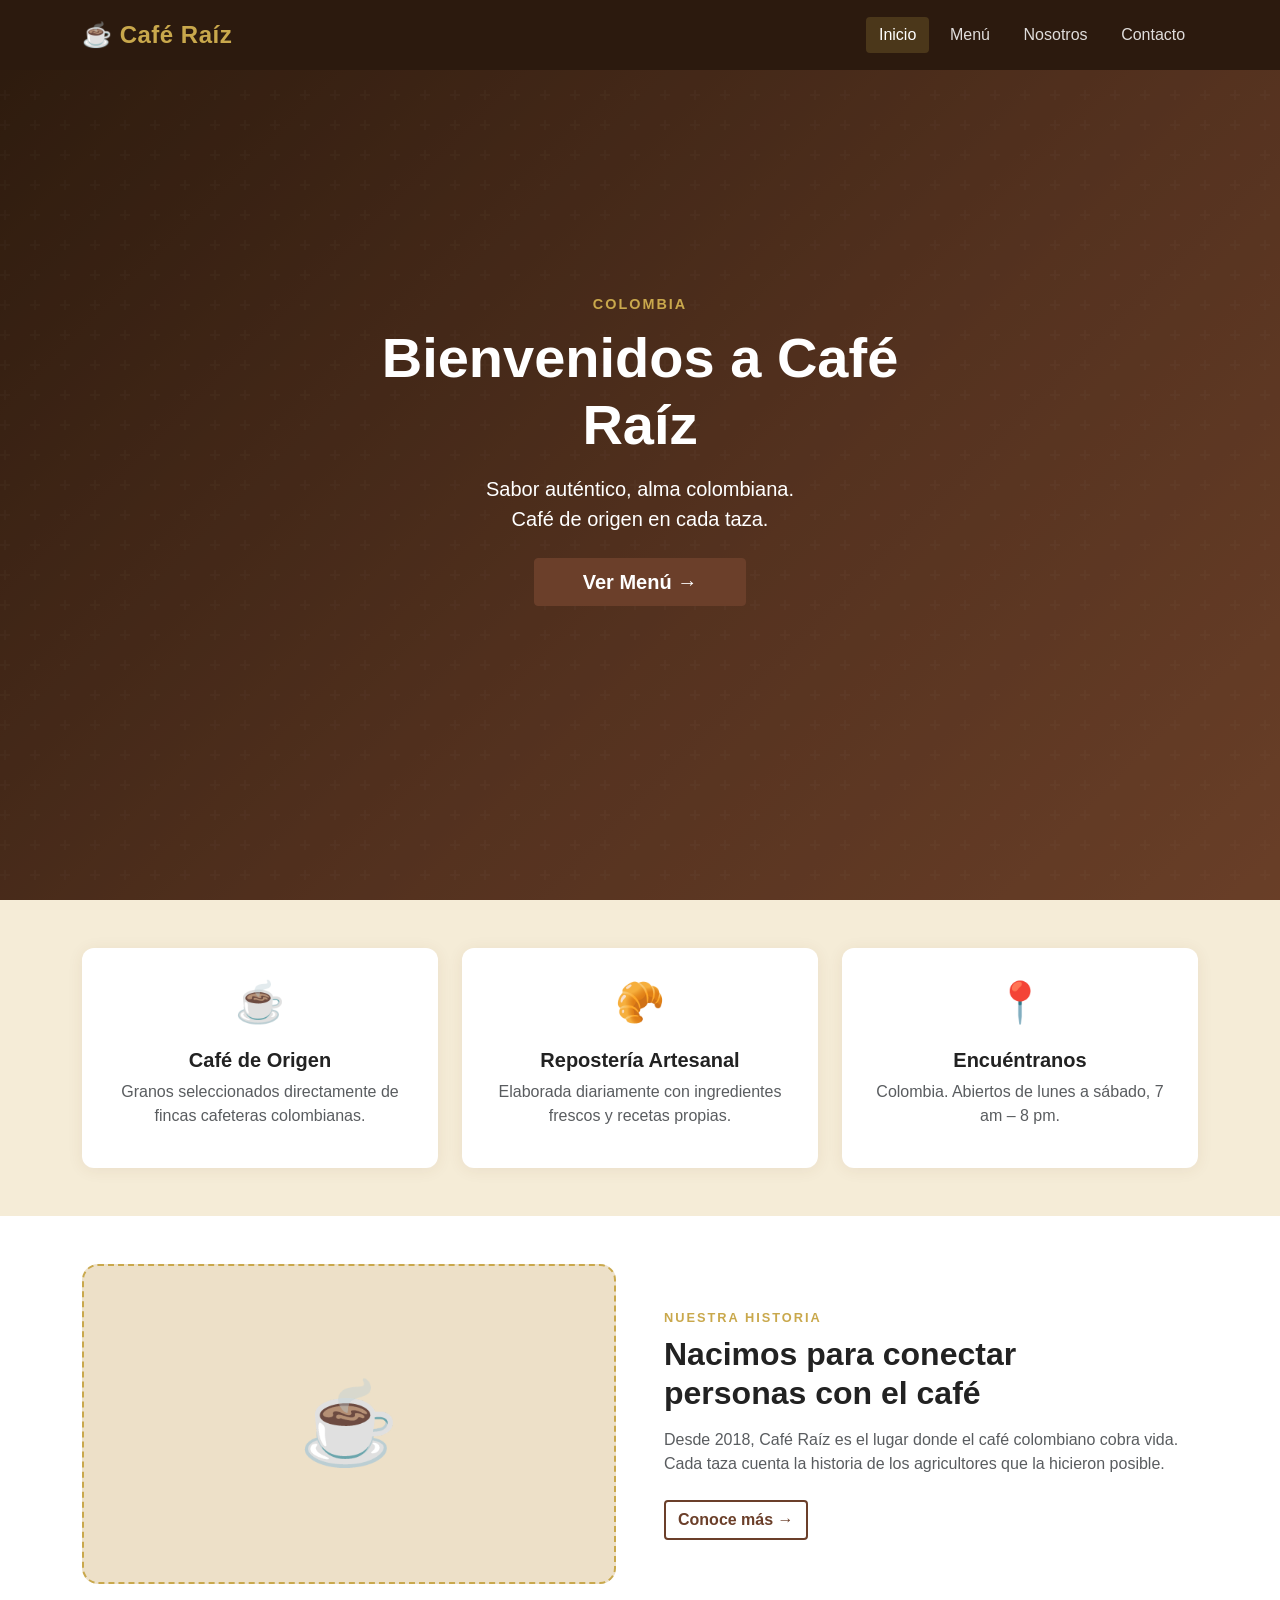
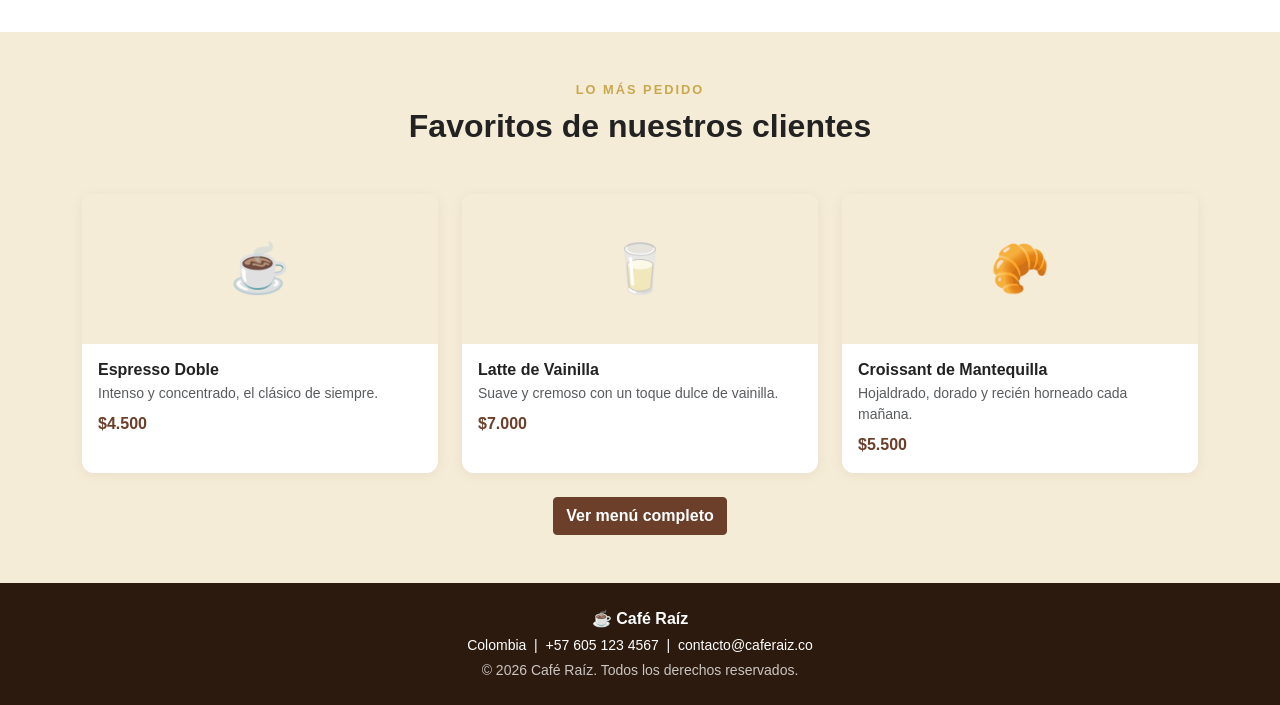
<file: index.html>
<!DOCTYPE html>
<html lang="es">
<head>
  <meta charset="UTF-8" />
  <meta name="viewport" content="width=device-width, initial-scale=1.0" />
  <title>Café Raíz – Inicio</title>
  <link rel="stylesheet" href="https://cdn.jsdelivr.net/npm/bootstrap@5.3.2/dist/css/bootstrap.min.css" />
  <link rel="stylesheet" href="css/style.css" />
</head>
<body>

  <!-- NAVBAR -->
  <nav class="navbar navbar-expand-lg navbar-dark fixed-top" id="navbar">
    <div class="container">
      <a class="navbar-brand fw-bold fs-4" href="index.html">☕ Café Raíz</a>
      <button class="navbar-toggler" type="button" data-bs-toggle="collapse" data-bs-target="#navMenu">
        <span class="navbar-toggler-icon"></span>
      </button>
      <div class="collapse navbar-collapse" id="navMenu">
        <ul class="navbar-nav ms-auto gap-2">
          <li class="nav-item"><a class="nav-link active" href="index.html">Inicio</a></li>
          <li class="nav-item"><a class="nav-link" href="menu.html">Menú</a></li>
          <li class="nav-item"><a class="nav-link" href="nosotros.html">Nosotros</a></li>
          <li class="nav-item"><a class="nav-link" href="contacto.html">Contacto</a></li>
        </ul>
      </div>
    </div>
  </nav>

  <!-- HERO -->
  <section class="hero d-flex align-items-center justify-content-center text-center text-white">
    <div class="hero-overlay"></div>
    <div class="hero-content position-relative z-1">
      <p class="hero-tag mb-2">Colombia</p>
      <h1 class="display-4 fw-bold mb-3">Bienvenidos a Café Raíz</h1>
      <p class="lead mb-4">Sabor auténtico, alma colombiana.<br>Café de origen en cada taza.</p>
      <a href="menu.html" class="btn btn-cafe btn-lg px-5">Ver Menú →</a>
    </div>
  </section>

  <!-- FEATURES -->
  <section class="py-5 bg-cream">
    <div class="container">
      <div class="row g-4 text-center">
        <div class="col-md-4">
          <div class="feature-card p-4">
            <div class="feature-icon mb-3">☕</div>
            <h5 class="fw-bold">Café de Origen</h5>
            <p class="text-muted">Granos seleccionados directamente de fincas cafeteras colombianas.</p>
          </div>
        </div>
        <div class="col-md-4">
          <div class="feature-card p-4">
            <div class="feature-icon mb-3">🥐</div>
            <h5 class="fw-bold">Repostería Artesanal</h5>
            <p class="text-muted">Elaborada diariamente con ingredientes frescos y recetas propias.</p>
          </div>
        </div>
        <div class="col-md-4">
          <div class="feature-card p-4">
            <div class="feature-icon mb-3">📍</div>
            <h5 class="fw-bold">Encuéntranos</h5>
            <p class="text-muted">Colombia. Abiertos de lunes a sábado, 7 am – 8 pm.</p>
          </div>
        </div>
      </div>
    </div>
  </section>

  <!-- ABOUT SNIPPET -->
  <section class="py-5">
    <div class="container">
      <div class="row align-items-center g-5">
        <div class="col-md-6">
          <div class="about-img-placeholder d-flex align-items-center justify-content-center">
            <span class="display-1">☕</span>
          </div>
        </div>
        <div class="col-md-6">
          <p class="section-tag">Nuestra historia</p>
          <h2 class="fw-bold mb-3">Nacimos para conectar<br>personas con el café</h2>
          <p class="text-muted mb-4">Desde 2018, Café Raíz es el lugar donde el café colombiano cobra vida. Cada taza cuenta la historia de los agricultores que la hicieron posible.</p>
          <a href="nosotros.html" class="btn btn-outline-cafe">Conoce más →</a>
        </div>
      </div>
    </div>
  </section>

  <!-- FEATURED PRODUCTS -->
  <section class="py-5 bg-cream">
    <div class="container">
      <div class="text-center mb-5">
        <p class="section-tag">Lo más pedido</p>
        <h2 class="fw-bold">Favoritos de nuestros clientes</h2>
      </div>
      <div class="row g-4">
        <div class="col-md-4">
          <div class="product-card">
            <div class="product-img d-flex align-items-center justify-content-center">
              <span style="font-size:3rem">☕</span>
            </div>
            <div class="p-3">
              <h6 class="fw-bold mb-1">Espresso Doble</h6>
              <p class="text-muted small mb-2">Intenso y concentrado, el clásico de siempre.</p>
              <span class="price">$4.500</span>
            </div>
          </div>
        </div>
        <div class="col-md-4">
          <div class="product-card">
            <div class="product-img d-flex align-items-center justify-content-center">
              <span style="font-size:3rem">🥛</span>
            </div>
            <div class="p-3">
              <h6 class="fw-bold mb-1">Latte de Vainilla</h6>
              <p class="text-muted small mb-2">Suave y cremoso con un toque dulce de vainilla.</p>
              <span class="price">$7.000</span>
            </div>
          </div>
        </div>
        <div class="col-md-4">
          <div class="product-card">
            <div class="product-img d-flex align-items-center justify-content-center">
              <span style="font-size:3rem">🥐</span>
            </div>
            <div class="p-3">
              <h6 class="fw-bold mb-1">Croissant de Mantequilla</h6>
              <p class="text-muted small mb-2">Hojaldrado, dorado y recién horneado cada mañana.</p>
              <span class="price">$5.500</span>
            </div>
          </div>
        </div>
      </div>
      <div class="text-center mt-4">
        <a href="menu.html" class="btn btn-cafe">Ver menú completo</a>
      </div>
    </div>
  </section>

  <!-- FOOTER -->
  <footer class="footer py-4 text-center text-white">
    <div class="container">
      <p class="mb-1 fw-bold">☕ Café Raíz</p>
      <p class="mb-1 small">Colombia &nbsp;|&nbsp; +57 605 123 4567 &nbsp;|&nbsp; contacto@caferaiz.co</p>
      <p class="mb-0 small opacity-75">© 2026 Café Raíz. Todos los derechos reservados.</p>
    </div>
  </footer>

  <script src="https://cdn.jsdelivr.net/npm/bootstrap@5.3.2/dist/js/bootstrap.bundle.min.js"></script>
  <script src="js/main.js"></script>
</body>
</html>
</file>
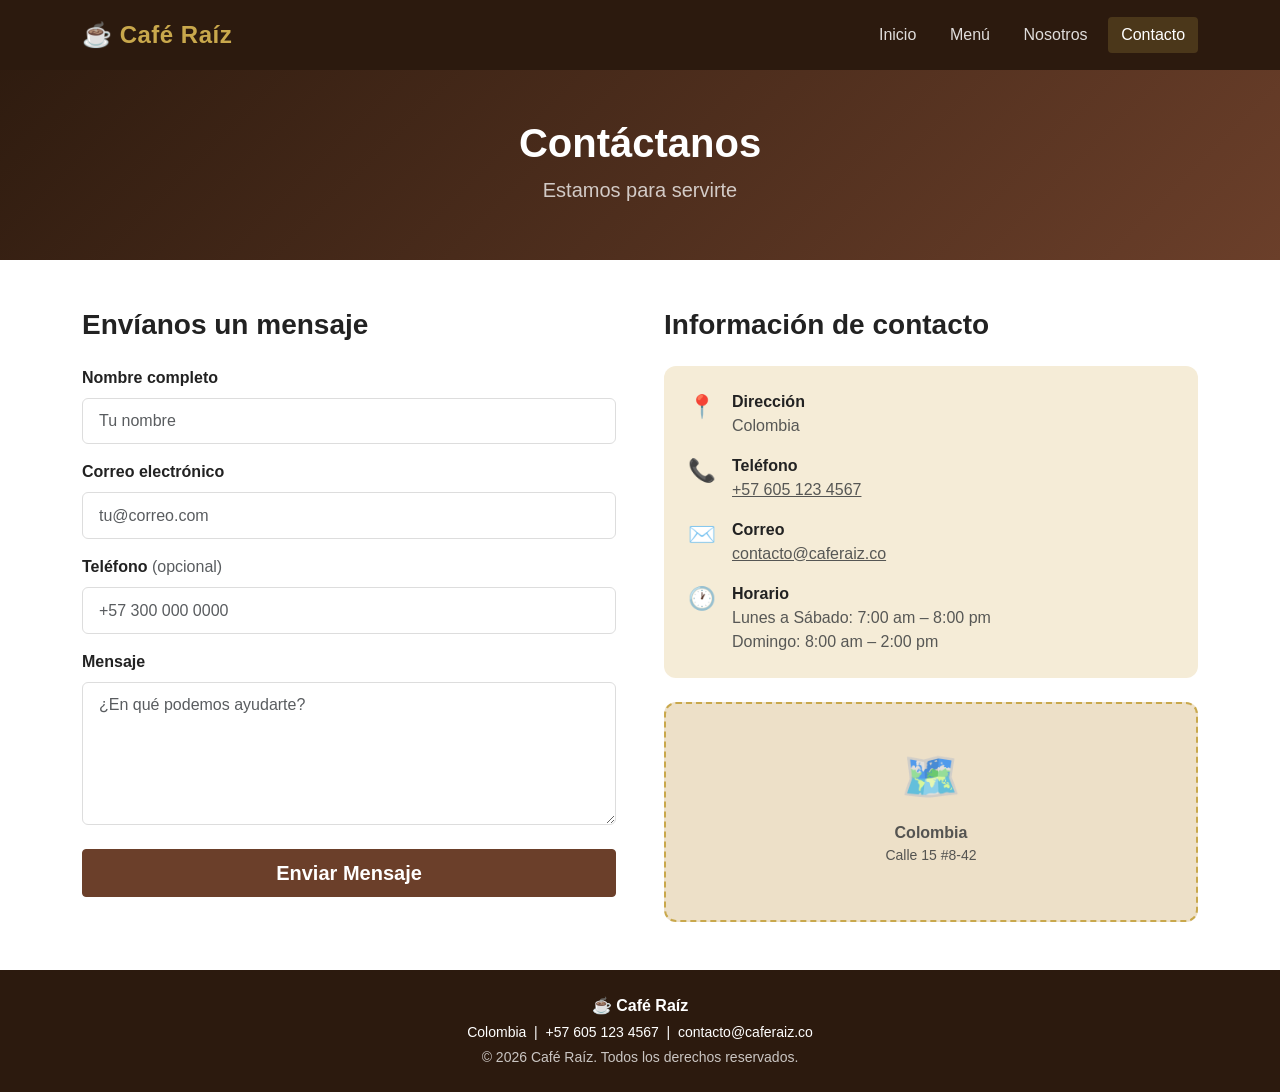
<file: contacto.html>
<!DOCTYPE html>
<html lang="es">
<head>
  <meta charset="UTF-8" />
  <meta name="viewport" content="width=device-width, initial-scale=1.0" />
  <title>Café Raíz – Contacto</title>
  <link rel="stylesheet" href="https://cdn.jsdelivr.net/npm/bootstrap@5.3.2/dist/css/bootstrap.min.css" />
  <link rel="stylesheet" href="css/style.css" />
</head>
<body>

  <!-- NAVBAR -->
  <nav class="navbar navbar-expand-lg navbar-dark fixed-top" id="navbar">
    <div class="container">
      <a class="navbar-brand fw-bold fs-4" href="index.html">☕ Café Raíz</a>
      <button class="navbar-toggler" type="button" data-bs-toggle="collapse" data-bs-target="#navMenu">
        <span class="navbar-toggler-icon"></span>
      </button>
      <div class="collapse navbar-collapse" id="navMenu">
        <ul class="navbar-nav ms-auto gap-2">
          <li class="nav-item"><a class="nav-link" href="index.html">Inicio</a></li>
          <li class="nav-item"><a class="nav-link" href="menu.html">Menú</a></li>
          <li class="nav-item"><a class="nav-link" href="nosotros.html">Nosotros</a></li>
          <li class="nav-item"><a class="nav-link active" href="contacto.html">Contacto</a></li>
        </ul>
      </div>
    </div>
  </nav>

  <!-- PAGE HEADER -->
  <div class="page-header text-white text-center d-flex align-items-center justify-content-center">
    <div>
      <h1 class="fw-bold mb-2">Contáctanos</h1>
      <p class="lead opacity-75">Estamos para servirte</p>
    </div>
  </div>

  <!-- CONTACT SECTION -->
  <section class="py-5">
    <div class="container">
      <div class="row g-5">

        <!-- FORM -->
        <div class="col-md-6">
          <h3 class="fw-bold mb-4">Envíanos un mensaje</h3>
          <form id="contactForm">
            <div class="mb-3">
              <label class="form-label fw-bold">Nombre completo</label>
              <input type="text" class="form-control form-control-cafe" placeholder="Tu nombre" required />
            </div>
            <div class="mb-3">
              <label class="form-label fw-bold">Correo electrónico</label>
              <input type="email" class="form-control form-control-cafe" placeholder="tu@correo.com" required />
            </div>
            <div class="mb-3">
              <label class="form-label fw-bold">Teléfono <span class="text-muted fw-normal">(opcional)</span></label>
              <input type="tel" class="form-control form-control-cafe" placeholder="+57 300 000 0000" />
            </div>
            <div class="mb-4">
              <label class="form-label fw-bold">Mensaje</label>
              <textarea class="form-control form-control-cafe" rows="5" placeholder="¿En qué podemos ayudarte?" required></textarea>
            </div>
            <button type="submit" class="btn btn-cafe w-100 btn-lg">Enviar Mensaje</button>
          </form>
          <!-- SUCCESS MESSAGE (hidden by default) -->
          <div id="successMsg" class="alert alert-success mt-3 d-none" role="alert">
            ✅ ¡Mensaje enviado! Nos pondremos en contacto pronto.
          </div>
        </div>

        <!-- INFO -->
        <div class="col-md-6">
          <h3 class="fw-bold mb-4">Información de contacto</h3>

          <div class="contact-info-card p-4 mb-4">
            <div class="d-flex align-items-start mb-3">
              <span class="contact-icon me-3">📍</span>
              <div>
                <p class="fw-bold mb-0">Dirección</p>
                <p class="text-muted mb-0">Colombia</p>
              </div>
            </div>
            <div class="d-flex align-items-start mb-3">
              <span class="contact-icon me-3">📞</span>
              <div>
                <p class="fw-bold mb-0">Teléfono</p>
                <p class="text-muted mb-0"><a href="tel:+576051234567" class="text-muted">+57 605 123 4567</a></p>
              </div>
            </div>
            <div class="d-flex align-items-start mb-3">
              <span class="contact-icon me-3">✉️</span>
              <div>
                <p class="fw-bold mb-0">Correo</p>
                <p class="text-muted mb-0"><a href="mailto:contacto@caferaiz.co" class="text-muted">contacto@caferaiz.co</a></p>
              </div>
            </div>
            <div class="d-flex align-items-start">
              <span class="contact-icon me-3">🕐</span>
              <div>
                <p class="fw-bold mb-0">Horario</p>
                <p class="text-muted mb-0">Lunes a Sábado: 7:00 am – 8:00 pm</p>
                <p class="text-muted mb-0">Domingo: 8:00 am – 2:00 pm</p>
              </div>
            </div>
          </div>

          <!-- MAP PLACEHOLDER -->
          <div class="map-placeholder d-flex align-items-center justify-content-center">
            <div class="text-center text-muted">
              <div style="font-size:3rem">🗺️</div>
              <p class="mt-2 mb-0 fw-bold">Colombia</p>
              <p class="small">Calle 15 #8-42</p>
            </div>
          </div>
        </div>

      </div>
    </div>
  </section>

  <!-- FOOTER -->
  <footer class="footer py-4 text-center text-white">
    <div class="container">
      <p class="mb-1 fw-bold">☕ Café Raíz</p>
      <p class="mb-1 small">Colombia &nbsp;|&nbsp; +57 605 123 4567 &nbsp;|&nbsp; contacto@caferaiz.co</p>
      <p class="mb-0 small opacity-75">© 2026 Café Raíz. Todos los derechos reservados.</p>
    </div>
  </footer>

  <script src="https://cdn.jsdelivr.net/npm/bootstrap@5.3.2/dist/js/bootstrap.bundle.min.js"></script>
  <script src="js/main.js"></script>
</body>
</html>
</file>
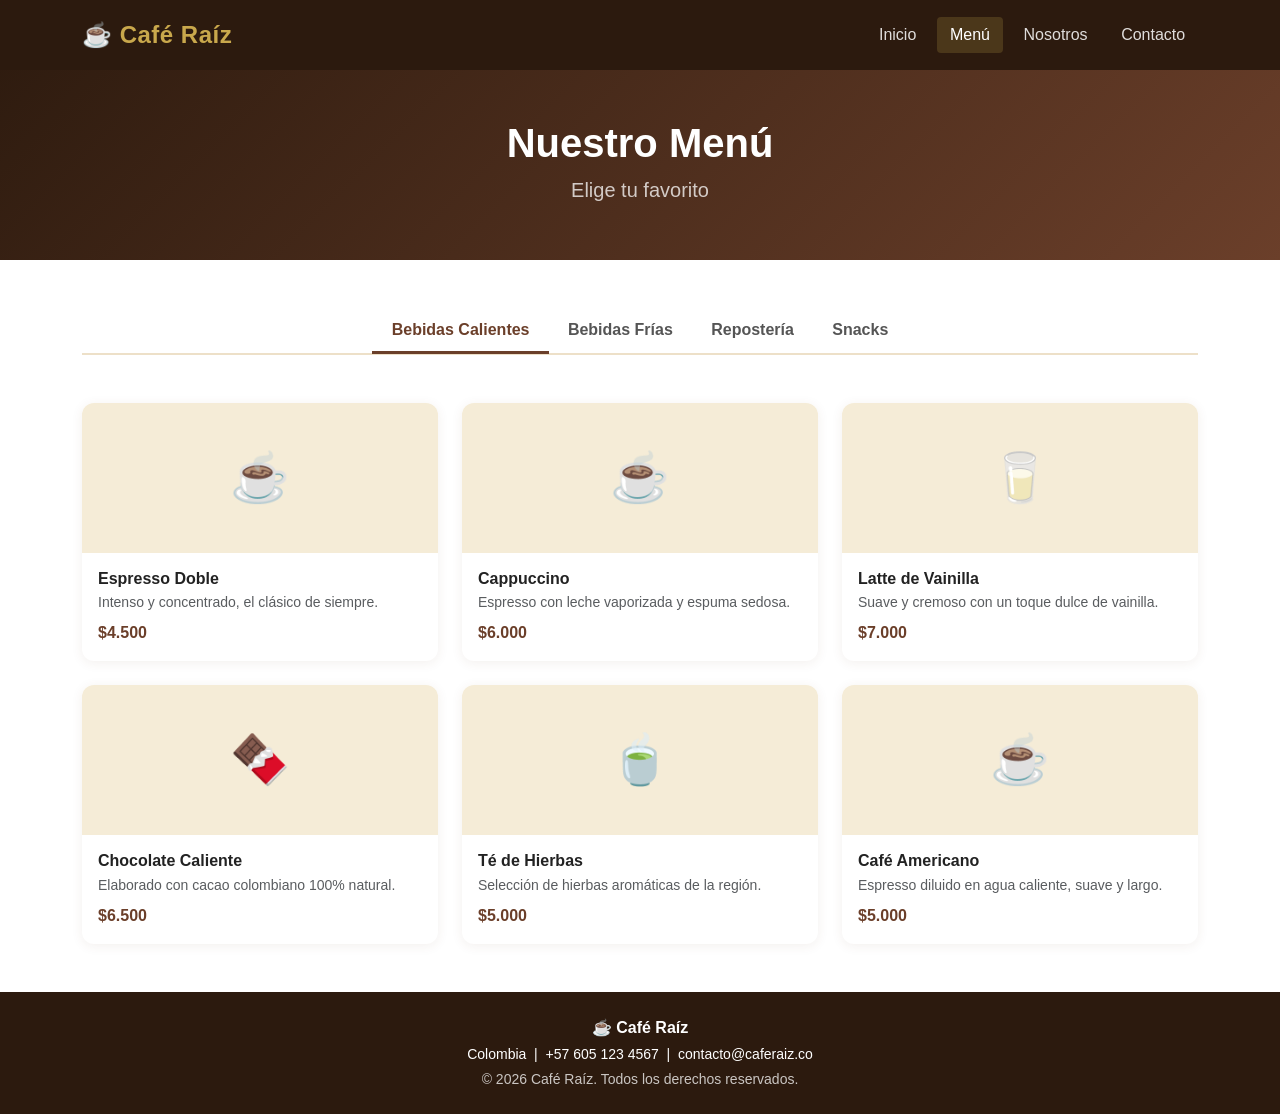
<file: menu.html>
<!DOCTYPE html>
<html lang="es">
<head>
  <meta charset="UTF-8" />
  <meta name="viewport" content="width=device-width, initial-scale=1.0" />
  <title>Café Raíz – Menú</title>
  <link rel="stylesheet" href="https://cdn.jsdelivr.net/npm/bootstrap@5.3.2/dist/css/bootstrap.min.css" />
  <link rel="stylesheet" href="css/style.css" />
</head>
<body>

  <!-- NAVBAR -->
  <nav class="navbar navbar-expand-lg navbar-dark fixed-top" id="navbar">
    <div class="container">
      <a class="navbar-brand fw-bold fs-4" href="index.html">☕ Café Raíz</a>
      <button class="navbar-toggler" type="button" data-bs-toggle="collapse" data-bs-target="#navMenu">
        <span class="navbar-toggler-icon"></span>
      </button>
      <div class="collapse navbar-collapse" id="navMenu">
        <ul class="navbar-nav ms-auto gap-2">
          <li class="nav-item"><a class="nav-link" href="index.html">Inicio</a></li>
          <li class="nav-item"><a class="nav-link active" href="menu.html">Menú</a></li>
          <li class="nav-item"><a class="nav-link" href="nosotros.html">Nosotros</a></li>
          <li class="nav-item"><a class="nav-link" href="contacto.html">Contacto</a></li>
        </ul>
      </div>
    </div>
  </nav>

  <!-- PAGE HEADER -->
  <div class="page-header text-white text-center d-flex align-items-center justify-content-center">
    <div>
      <h1 class="fw-bold mb-2">Nuestro Menú</h1>
      <p class="lead opacity-75">Elige tu favorito</p>
    </div>
  </div>

  <!-- MENU SECTION -->
  <section class="py-5">
    <div class="container">

      <!-- TABS -->
      <ul class="nav nav-tabs menu-tabs justify-content-center mb-5" id="menuTabs">
        <li class="nav-item">
          <button class="nav-link active" data-category="calientes">Bebidas Calientes</button>
        </li>
        <li class="nav-item">
          <button class="nav-link" data-category="frias">Bebidas Frías</button>
        </li>
        <li class="nav-item">
          <button class="nav-link" data-category="reposteria">Repostería</button>
        </li>
        <li class="nav-item">
          <button class="nav-link" data-category="snacks">Snacks</button>
        </li>
      </ul>

      <!-- PRODUCTS GRID -->
      <div class="row g-4" id="productsGrid">
        <!-- Bebidas Calientes -->
        <div class="col-md-4 menu-item" data-category="calientes">
          <div class="product-card">
            <div class="product-img d-flex align-items-center justify-content-center"><span style="font-size:3rem">☕</span></div>
            <div class="p-3">
              <h6 class="fw-bold mb-1">Espresso Doble</h6>
              <p class="text-muted small mb-2">Intenso y concentrado, el clásico de siempre.</p>
              <span class="price">$4.500</span>
            </div>
          </div>
        </div>
        <div class="col-md-4 menu-item" data-category="calientes">
          <div class="product-card">
            <div class="product-img d-flex align-items-center justify-content-center"><span style="font-size:3rem">☕</span></div>
            <div class="p-3">
              <h6 class="fw-bold mb-1">Cappuccino</h6>
              <p class="text-muted small mb-2">Espresso con leche vaporizada y espuma sedosa.</p>
              <span class="price">$6.000</span>
            </div>
          </div>
        </div>
        <div class="col-md-4 menu-item" data-category="calientes">
          <div class="product-card">
            <div class="product-img d-flex align-items-center justify-content-center"><span style="font-size:3rem">🥛</span></div>
            <div class="p-3">
              <h6 class="fw-bold mb-1">Latte de Vainilla</h6>
              <p class="text-muted small mb-2">Suave y cremoso con un toque dulce de vainilla.</p>
              <span class="price">$7.000</span>
            </div>
          </div>
        </div>
        <div class="col-md-4 menu-item" data-category="calientes">
          <div class="product-card">
            <div class="product-img d-flex align-items-center justify-content-center"><span style="font-size:3rem">🍫</span></div>
            <div class="p-3">
              <h6 class="fw-bold mb-1">Chocolate Caliente</h6>
              <p class="text-muted small mb-2">Elaborado con cacao colombiano 100% natural.</p>
              <span class="price">$6.500</span>
            </div>
          </div>
        </div>
        <div class="col-md-4 menu-item" data-category="calientes">
          <div class="product-card">
            <div class="product-img d-flex align-items-center justify-content-center"><span style="font-size:3rem">🍵</span></div>
            <div class="p-3">
              <h6 class="fw-bold mb-1">Té de Hierbas</h6>
              <p class="text-muted small mb-2">Selección de hierbas aromáticas de la región.</p>
              <span class="price">$5.000</span>
            </div>
          </div>
        </div>
        <div class="col-md-4 menu-item" data-category="calientes">
          <div class="product-card">
            <div class="product-img d-flex align-items-center justify-content-center"><span style="font-size:3rem">☕</span></div>
            <div class="p-3">
              <h6 class="fw-bold mb-1">Café Americano</h6>
              <p class="text-muted small mb-2">Espresso diluido en agua caliente, suave y largo.</p>
              <span class="price">$5.000</span>
            </div>
          </div>
        </div>

        <!-- Bebidas Frías -->
        <div class="col-md-4 menu-item d-none" data-category="frias">
          <div class="product-card">
            <div class="product-img d-flex align-items-center justify-content-center"><span style="font-size:3rem">🧊</span></div>
            <div class="p-3">
              <h6 class="fw-bold mb-1">Cold Brew</h6>
              <p class="text-muted small mb-2">Café en frío macerado por 12 horas. Suave y refrescante.</p>
              <span class="price">$7.500</span>
            </div>
          </div>
        </div>
        <div class="col-md-4 menu-item d-none" data-category="frias">
          <div class="product-card">
            <div class="product-img d-flex align-items-center justify-content-center"><span style="font-size:3rem">🥤</span></div>
            <div class="p-3">
              <h6 class="fw-bold mb-1">Frappé de Café</h6>
              <p class="text-muted small mb-2">Café helado batido con leche y crema chantilly.</p>
              <span class="price">$8.000</span>
            </div>
          </div>
        </div>
        <div class="col-md-4 menu-item d-none" data-category="frias">
          <div class="product-card">
            <div class="product-img d-flex align-items-center justify-content-center"><span style="font-size:3rem">🍹</span></div>
            <div class="p-3">
              <h6 class="fw-bold mb-1">Limonada de Coco</h6>
              <p class="text-muted small mb-2">Refrescante combinación tropical sin café.</p>
              <span class="price">$6.500</span>
            </div>
          </div>
        </div>
        <div class="col-md-4 menu-item d-none" data-category="frias">
          <div class="product-card">
            <div class="product-img d-flex align-items-center justify-content-center"><span style="font-size:3rem">🧃</span></div>
            <div class="p-3">
              <h6 class="fw-bold mb-1">Jugo Natural</h6>
              <p class="text-muted small mb-2">Frutas de temporada frescas y naturales.</p>
              <span class="price">$5.500</span>
            </div>
          </div>
        </div>

        <!-- Repostería -->
        <div class="col-md-4 menu-item d-none" data-category="reposteria">
          <div class="product-card">
            <div class="product-img d-flex align-items-center justify-content-center"><span style="font-size:3rem">🥐</span></div>
            <div class="p-3">
              <h6 class="fw-bold mb-1">Croissant de Mantequilla</h6>
              <p class="text-muted small mb-2">Hojaldrado, dorado y recién horneado cada mañana.</p>
              <span class="price">$5.500</span>
            </div>
          </div>
        </div>
        <div class="col-md-4 menu-item d-none" data-category="reposteria">
          <div class="product-card">
            <div class="product-img d-flex align-items-center justify-content-center"><span style="font-size:3rem">🍰</span></div>
            <div class="p-3">
              <h6 class="fw-bold mb-1">Cheesecake de Maracuyá</h6>
              <p class="text-muted small mb-2">Cremoso con toque ácido tropical colombiano.</p>
              <span class="price">$8.000</span>
            </div>
          </div>
        </div>
        <div class="col-md-4 menu-item d-none" data-category="reposteria">
          <div class="product-card">
            <div class="product-img d-flex align-items-center justify-content-center"><span style="font-size:3rem">🧁</span></div>
            <div class="p-3">
              <h6 class="fw-bold mb-1">Muffin de Arándanos</h6>
              <p class="text-muted small mb-2">Esponjoso con frutos rojos frescos por dentro.</p>
              <span class="price">$5.000</span>
            </div>
          </div>
        </div>
        <div class="col-md-4 menu-item d-none" data-category="reposteria">
          <div class="product-card">
            <div class="product-img d-flex align-items-center justify-content-center"><span style="font-size:3rem">🍪</span></div>
            <div class="p-3">
              <h6 class="fw-bold mb-1">Galleta de Avena</h6>
              <p class="text-muted small mb-2">Con chips de chocolate y un toque de canela.</p>
              <span class="price">$3.500</span>
            </div>
          </div>
        </div>

        <!-- Snacks -->
        <div class="col-md-4 menu-item d-none" data-category="snacks">
          <div class="product-card">
            <div class="product-img d-flex align-items-center justify-content-center"><span style="font-size:3rem">🥪</span></div>
            <div class="p-3">
              <h6 class="fw-bold mb-1">Sándwich de Jamón y Queso</h6>
              <p class="text-muted small mb-2">Pan artesanal, jamón serrano y queso manchego.</p>
              <span class="price">$9.000</span>
            </div>
          </div>
        </div>
        <div class="col-md-4 menu-item d-none" data-category="snacks">
          <div class="product-card">
            <div class="product-img d-flex align-items-center justify-content-center"><span style="font-size:3rem">🥗</span></div>
            <div class="p-3">
              <h6 class="fw-bold mb-1">Bowl de Fruta</h6>
              <p class="text-muted small mb-2">Frutas frescas de temporada con miel y granola.</p>
              <span class="price">$7.000</span>
            </div>
          </div>
        </div>
        <div class="col-md-4 menu-item d-none" data-category="snacks">
          <div class="product-card">
            <div class="product-img d-flex align-items-center justify-content-center"><span style="font-size:3rem">🧀</span></div>
            <div class="p-3">
              <h6 class="fw-bold mb-1">Tostadas con Queso</h6>
              <p class="text-muted small mb-2">Pan tostado artesanal con queso crema y hierbas.</p>
              <span class="price">$6.000</span>
            </div>
          </div>
        </div>
      </div>
    </div>
  </section>

  <!-- FOOTER -->
  <footer class="footer py-4 text-center text-white">
    <div class="container">
      <p class="mb-1 fw-bold">☕ Café Raíz</p>
      <p class="mb-1 small">Colombia &nbsp;|&nbsp; +57 605 123 4567 &nbsp;|&nbsp; contacto@caferaiz.co</p>
      <p class="mb-0 small opacity-75">© 2026 Café Raíz. Todos los derechos reservados.</p>
    </div>
  </footer>

  <script src="https://cdn.jsdelivr.net/npm/bootstrap@5.3.2/dist/js/bootstrap.bundle.min.js"></script>
  <script src="js/main.js"></script>
</body>
</html>
</file>
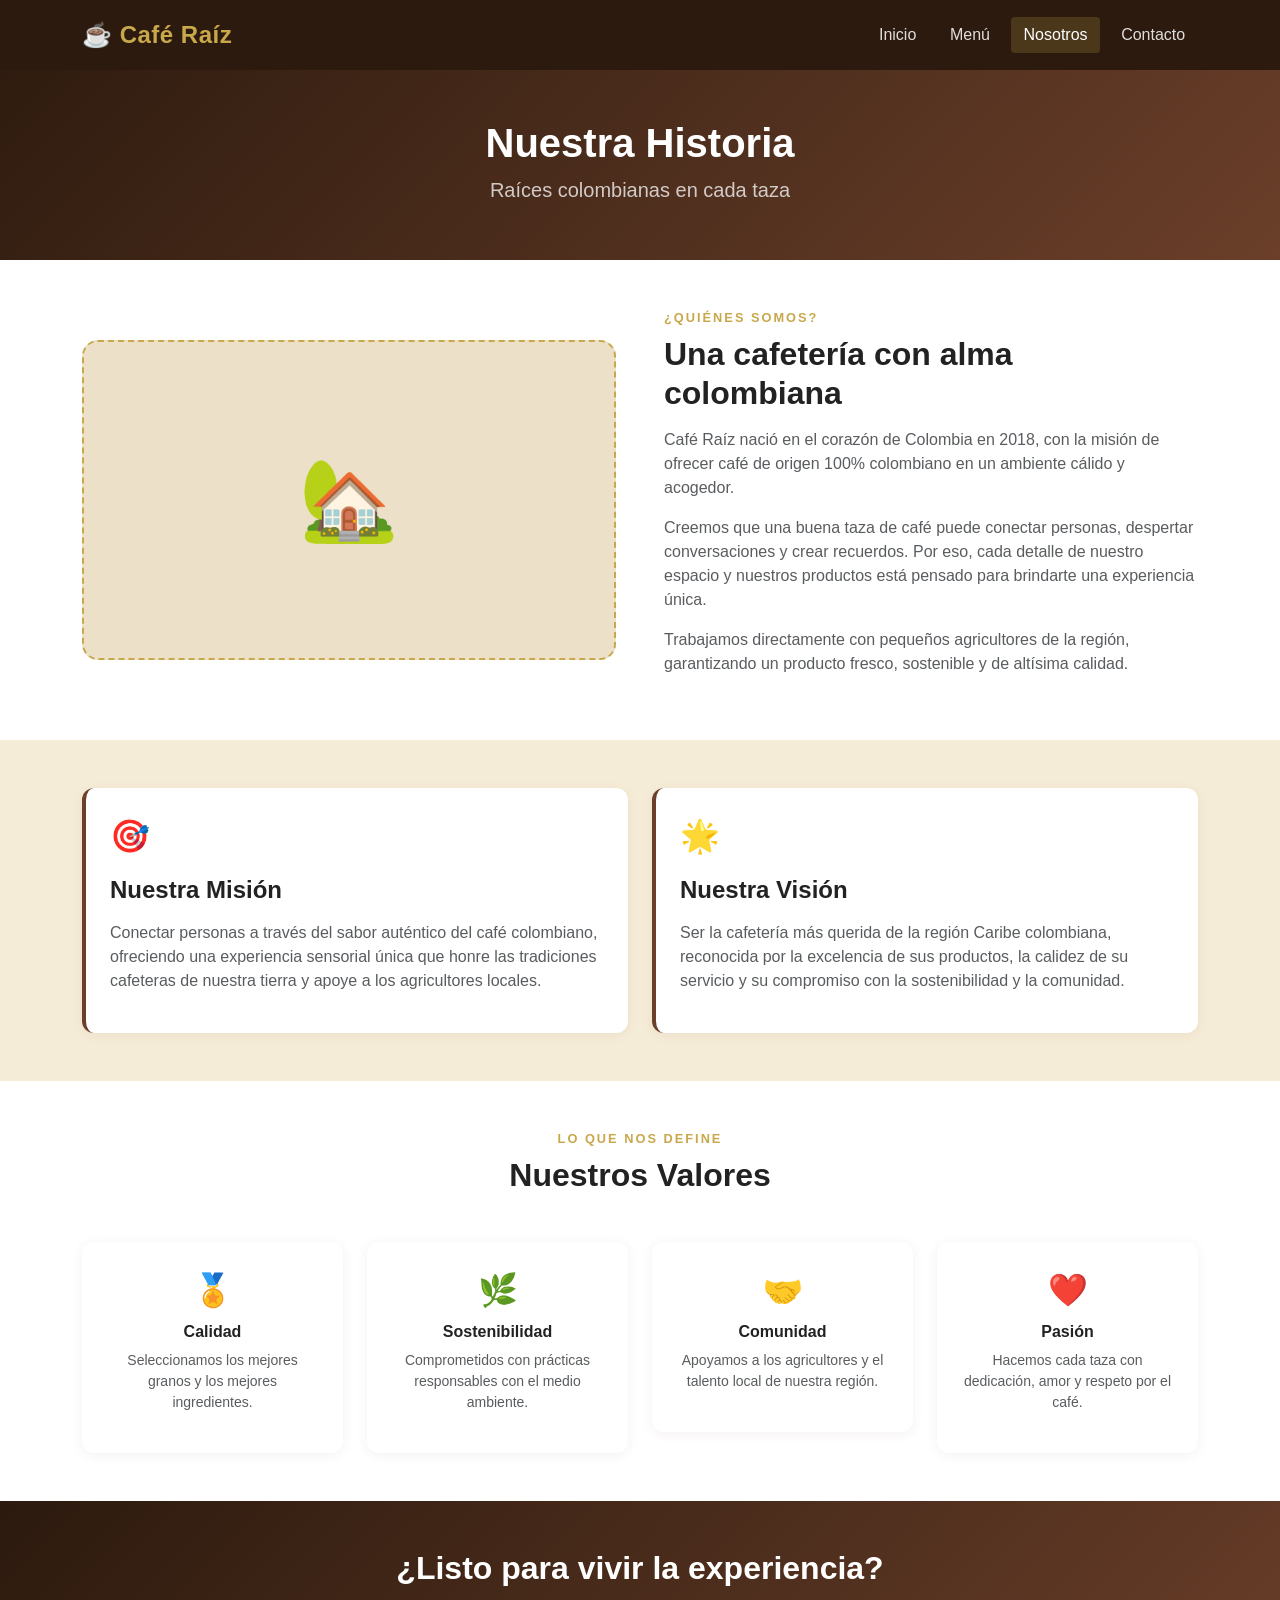
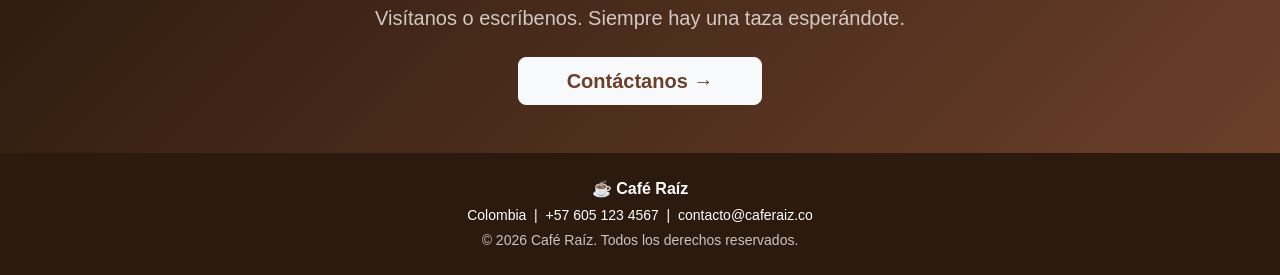
<file: nosotros.html>
<!DOCTYPE html>
<html lang="es">
<head>
  <meta charset="UTF-8" />
  <meta name="viewport" content="width=device-width, initial-scale=1.0" />
  <title>Café Raíz – Nosotros</title>
  <link rel="stylesheet" href="https://cdn.jsdelivr.net/npm/bootstrap@5.3.2/dist/css/bootstrap.min.css" />
  <link rel="stylesheet" href="css/style.css" />
</head>
<body>

  <!-- NAVBAR -->
  <nav class="navbar navbar-expand-lg navbar-dark fixed-top" id="navbar">
    <div class="container">
      <a class="navbar-brand fw-bold fs-4" href="index.html">☕ Café Raíz</a>
      <button class="navbar-toggler" type="button" data-bs-toggle="collapse" data-bs-target="#navMenu">
        <span class="navbar-toggler-icon"></span>
      </button>
      <div class="collapse navbar-collapse" id="navMenu">
        <ul class="navbar-nav ms-auto gap-2">
          <li class="nav-item"><a class="nav-link" href="index.html">Inicio</a></li>
          <li class="nav-item"><a class="nav-link" href="menu.html">Menú</a></li>
          <li class="nav-item"><a class="nav-link active" href="nosotros.html">Nosotros</a></li>
          <li class="nav-item"><a class="nav-link" href="contacto.html">Contacto</a></li>
        </ul>
      </div>
    </div>
  </nav>

  <!-- PAGE HEADER -->
  <div class="page-header text-white text-center d-flex align-items-center justify-content-center">
    <div>
      <h1 class="fw-bold mb-2">Nuestra Historia</h1>
      <p class="lead opacity-75">Raíces colombianas en cada taza</p>
    </div>
  </div>

  <!-- QUIÉNES SOMOS -->
  <section class="py-5">
    <div class="container">
      <div class="row align-items-center g-5">
        <div class="col-md-6">
          <div class="about-img-placeholder d-flex align-items-center justify-content-center">
            <span class="display-1">🏡</span>
          </div>
        </div>
        <div class="col-md-6">
          <p class="section-tag">¿Quiénes somos?</p>
          <h2 class="fw-bold mb-3">Una cafetería con alma colombiana</h2>
          <p class="text-muted mb-3">Café Raíz nació en el corazón de Colombia en 2018, con la misión de ofrecer café de origen 100% colombiano en un ambiente cálido y acogedor.</p>
          <p class="text-muted mb-3">Creemos que una buena taza de café puede conectar personas, despertar conversaciones y crear recuerdos. Por eso, cada detalle de nuestro espacio y nuestros productos está pensado para brindarte una experiencia única.</p>
          <p class="text-muted">Trabajamos directamente con pequeños agricultores de la región, garantizando un producto fresco, sostenible y de altísima calidad.</p>
        </div>
      </div>
    </div>
  </section>

  <!-- MISIÓN Y VISIÓN -->
  <section class="py-5 bg-cream">
    <div class="container">
      <div class="row g-4">
        <div class="col-md-6">
          <div class="mv-card p-4 h-100">
            <div class="mv-icon mb-3">🎯</div>
            <h4 class="fw-bold mb-3">Nuestra Misión</h4>
            <p class="text-muted">Conectar personas a través del sabor auténtico del café colombiano, ofreciendo una experiencia sensorial única que honre las tradiciones cafeteras de nuestra tierra y apoye a los agricultores locales.</p>
          </div>
        </div>
        <div class="col-md-6">
          <div class="mv-card p-4 h-100">
            <div class="mv-icon mb-3">🌟</div>
            <h4 class="fw-bold mb-3">Nuestra Visión</h4>
            <p class="text-muted">Ser la cafetería más querida de la región Caribe colombiana, reconocida por la excelencia de sus productos, la calidez de su servicio y su compromiso con la sostenibilidad y la comunidad.</p>
          </div>
        </div>
      </div>
    </div>
  </section>

  <!-- VALORES -->
  <section class="py-5">
    <div class="container">
      <div class="text-center mb-5">
        <p class="section-tag">Lo que nos define</p>
        <h2 class="fw-bold">Nuestros Valores</h2>
      </div>
      <div class="row g-4 text-center">
        <div class="col-6 col-md-3">
          <div class="value-card p-4">
            <div class="value-icon mb-2">🏅</div>
            <h6 class="fw-bold">Calidad</h6>
            <p class="text-muted small">Seleccionamos los mejores granos y los mejores ingredientes.</p>
          </div>
        </div>
        <div class="col-6 col-md-3">
          <div class="value-card p-4">
            <div class="value-icon mb-2">🌿</div>
            <h6 class="fw-bold">Sostenibilidad</h6>
            <p class="text-muted small">Comprometidos con prácticas responsables con el medio ambiente.</p>
          </div>
        </div>
        <div class="col-6 col-md-3">
          <div class="value-card p-4">
            <div class="value-icon mb-2">🤝</div>
            <h6 class="fw-bold">Comunidad</h6>
            <p class="text-muted small">Apoyamos a los agricultores y el talento local de nuestra región.</p>
          </div>
        </div>
        <div class="col-6 col-md-3">
          <div class="value-card p-4">
            <div class="value-icon mb-2">❤️</div>
            <h6 class="fw-bold">Pasión</h6>
            <p class="text-muted small">Hacemos cada taza con dedicación, amor y respeto por el café.</p>
          </div>
        </div>
      </div>
    </div>
  </section>

  <!-- CTA -->
  <section class="py-5 cta-section text-white text-center">
    <div class="container">
      <h2 class="fw-bold mb-3">¿Listo para vivir la experiencia?</h2>
      <p class="lead mb-4 opacity-75">Visítanos o escríbenos. Siempre hay una taza esperándote.</p>
      <a href="contacto.html" class="btn btn-light btn-lg px-5 fw-bold" style="color: var(--cafe-brown);">Contáctanos →</a>
    </div>
  </section>

  <!-- FOOTER -->
  <footer class="footer py-4 text-center text-white">
    <div class="container">
      <p class="mb-1 fw-bold">☕ Café Raíz</p>
      <p class="mb-1 small">Colombia &nbsp;|&nbsp; +57 605 123 4567 &nbsp;|&nbsp; contacto@caferaiz.co</p>
      <p class="mb-0 small opacity-75">© 2026 Café Raíz. Todos los derechos reservados.</p>
    </div>
  </footer>

  <script src="https://cdn.jsdelivr.net/npm/bootstrap@5.3.2/dist/js/bootstrap.bundle.min.js"></script>
  <script src="js/main.js"></script>
</body>
</html>
</file>
<file: css/style.css>
/* ── Variables ──────────────────────────────────────────────────────────── */
:root {
  --cafe-brown:  #6B3F2A;
  --cafe-cream:  #F5ECD7;
  --cafe-gold:   #C9A84C;
  --cafe-dark:   #2C1A0E;
  --cafe-light:  #EDE0C8;
  --grey-mid:    #888888;
}
 
/* ── Base ───────────────────────────────────────────────────────────────── */
* { box-sizing: border-box; }
 
body {
  font-family: 'Segoe UI', Arial, sans-serif;
  color: #222;
  background: #fff;
}
 
/* ── Navbar ─────────────────────────────────────────────────────────────── */
#navbar {
  background-color: var(--cafe-dark);
  transition: background 0.3s, box-shadow 0.3s;
  padding: 0.75rem 0;
}
#navbar.scrolled {
  background-color: rgba(44, 26, 14, 0.97);
  box-shadow: 0 2px 12px rgba(0,0,0,0.3);
}
.navbar-brand { color: var(--cafe-gold) !important; letter-spacing: 0.5px; }
 
/* Solo aplica el blanco a los nav-link DENTRO del navbar */
#navbar .nav-link {
  color: rgba(255,255,255,0.85) !important;
  font-weight: 500;
  padding: 0.4rem 0.8rem !important;
  border-radius: 4px;
  transition: background 0.2s, color 0.2s;
}
#navbar .nav-link:hover,
#navbar .nav-link.active {
  color: #fff !important;
  background: rgba(201, 168, 76, 0.2);
}
 
/* ── Buttons ─────────────────────────────────────────────────────────────── */
.btn-cafe {
  background-color: var(--cafe-brown);
  border-color: var(--cafe-brown);
  color: #fff;
  font-weight: 600;
  border-radius: 4px;
  transition: background 0.2s, transform 0.15s;
}
.btn-cafe:hover {
  background-color: #8a5236;
  border-color: #8a5236;
  color: #fff;
  transform: translateY(-1px);
}
.btn-outline-cafe {
  border: 2px solid var(--cafe-brown);
  color: var(--cafe-brown);
  font-weight: 600;
  border-radius: 4px;
  background: transparent;
  transition: all 0.2s;
}
.btn-outline-cafe:hover {
  background: var(--cafe-brown);
  color: #fff;
}
 
/* ── Hero ────────────────────────────────────────────────────────────────── */
.hero {
  min-height: 100vh;
  background: linear-gradient(135deg, var(--cafe-dark) 0%, var(--cafe-brown) 60%, #8a5236 100%);
  position: relative;
  overflow: hidden;
}
.hero::before {
  content: '';
  position: absolute;
  inset: 0;
  background: url("data:image/svg+xml,%3Csvg width='60' height='60' viewBox='0 0 60 60' xmlns='http://www.w3.org/2000/svg'%3E%3Cg fill='none' fill-rule='evenodd'%3E%3Cg fill='%23ffffff' fill-opacity='0.03'%3E%3Cpath d='M36 34v-4h-2v4h-4v2h4v4h2v-4h4v-2h-4zm0-30V0h-2v4h-4v2h4v4h2V6h4V4h-4zM6 34v-4H4v4H0v2h4v4h2v-4h4v-2H6zM6 4V0H4v4H0v2h4v4h2V6h4V4H6z'/%3E%3C/g%3E%3C/g%3E%3C/svg%3E");
}
.hero-overlay {
  position: absolute;
  inset: 0;
  background: rgba(44, 26, 14, 0.35);
}
.hero-content { max-width: 700px; padding: 2rem; }
.hero-tag {
  font-size: 0.9rem;
  letter-spacing: 2px;
  text-transform: uppercase;
  color: var(--cafe-gold);
  font-weight: 600;
}
 
/* ── Page header (inner pages) ───────────────────────────────────────────── */
.page-header {
  min-height: 260px;
  padding-top: 80px;
  background: linear-gradient(135deg, var(--cafe-dark) 0%, var(--cafe-brown) 100%);
}
 
/* ── Section tag ─────────────────────────────────────────────────────────── */
.section-tag {
  font-size: 0.8rem;
  letter-spacing: 2px;
  text-transform: uppercase;
  color: var(--cafe-gold);
  font-weight: 700;
  margin-bottom: 0.5rem;
}
 
/* ── Backgrounds ─────────────────────────────────────────────────────────── */
.bg-cream { background-color: var(--cafe-cream); }
 
/* ── Feature cards ───────────────────────────────────────────────────────── */
.feature-card {
  background: #fff;
  border-radius: 12px;
  box-shadow: 0 2px 16px rgba(107,63,42,0.08);
  transition: transform 0.2s, box-shadow 0.2s;
}
.feature-card:hover {
  transform: translateY(-4px);
  box-shadow: 0 8px 24px rgba(107,63,42,0.14);
}
.feature-icon { font-size: 2.5rem; }
 
/* ── About image placeholder ─────────────────────────────────────────────── */
.about-img-placeholder {
  background: var(--cafe-light);
  border-radius: 16px;
  min-height: 320px;
  border: 2px dashed var(--cafe-gold);
}
 
/* ── Product cards ───────────────────────────────────────────────────────── */
.product-card {
  background: #fff;
  border-radius: 12px;
  overflow: hidden;
  box-shadow: 0 2px 12px rgba(107,63,42,0.08);
  transition: transform 0.2s, box-shadow 0.2s;
  height: 100%;
}
.product-card:hover {
  transform: translateY(-4px);
  box-shadow: 0 8px 24px rgba(107,63,42,0.16);
}
.product-img {
  background: var(--cafe-cream);
  height: 150px;
}
.price {
  font-weight: 700;
  color: var(--cafe-brown);
  font-size: 1rem;
}
 
/* ── Menu tabs ───────────────────────────────────────────────────────────── */
.menu-tabs { border-bottom: 2px solid var(--cafe-light); }
.menu-tabs .nav-link {
  color: #555555 !important;
  font-weight: 600;
  border: none;
  border-bottom: 3px solid transparent;
  border-radius: 0;
  padding: 0.6rem 1.2rem;
  background: transparent !important;
  transition: color 0.2s, border-color 0.2s;
}
.menu-tabs .nav-link:hover { color: var(--cafe-brown) !important; }
.menu-tabs .nav-link.active {
  color: var(--cafe-brown) !important;
  border-bottom-color: var(--cafe-brown);
  background: transparent !important;
}
 
/* ── Mission/Vision cards ────────────────────────────────────────────────── */
.mv-card {
  background: #fff;
  border-radius: 12px;
  border-left: 4px solid var(--cafe-brown);
  box-shadow: 0 2px 12px rgba(107,63,42,0.07);
}
.mv-icon { font-size: 2rem; }
 
/* ── Value cards ─────────────────────────────────────────────────────────── */
.value-card {
  background: #fff;
  border-radius: 12px;
  box-shadow: 0 2px 12px rgba(107,63,42,0.07);
  transition: transform 0.2s;
}
.value-card:hover { transform: translateY(-3px); }
.value-icon { font-size: 2rem; }
 
/* ── CTA section ─────────────────────────────────────────────────────────── */
.cta-section {
  background: linear-gradient(135deg, var(--cafe-dark) 0%, var(--cafe-brown) 100%);
}
 
/* ── Contact form ────────────────────────────────────────────────────────── */
.form-control-cafe {
  border: 1.5px solid #ddd;
  border-radius: 6px;
  padding: 0.65rem 1rem;
  transition: border-color 0.2s, box-shadow 0.2s;
}
.form-control-cafe:focus {
  border-color: var(--cafe-brown);
  box-shadow: 0 0 0 3px rgba(107,63,42,0.1);
  outline: none;
}
 
/* ── Contact info card ───────────────────────────────────────────────────── */
.contact-info-card {
  background: var(--cafe-cream);
  border-radius: 12px;
}
.contact-icon { font-size: 1.4rem; }
 
/* ── Map placeholder ─────────────────────────────────────────────────────── */
.map-placeholder {
  background: var(--cafe-light);
  border-radius: 12px;
  min-height: 220px;
  border: 2px dashed var(--cafe-gold);
}
 
/* ── Footer ──────────────────────────────────────────────────────────────── */
.footer { background-color: var(--cafe-dark); }
 
/* ── Fade-in animation ───────────────────────────────────────────────────── */
.fade-in {
  opacity: 0;
  transform: translateY(20px);
  transition: opacity 0.5s ease, transform 0.5s ease;
}
.fade-in.visible {
  opacity: 1;
  transform: translateY(0);
}
 
/* ── Responsive tweaks ───────────────────────────────────────────────────── */
@media (max-width: 768px) {
  .hero { min-height: 85vh; }
  .page-header { min-height: 200px; }
  .menu-tabs .nav-link { padding: 0.5rem 0.7rem; font-size: 0.85rem; }
}
</file>
